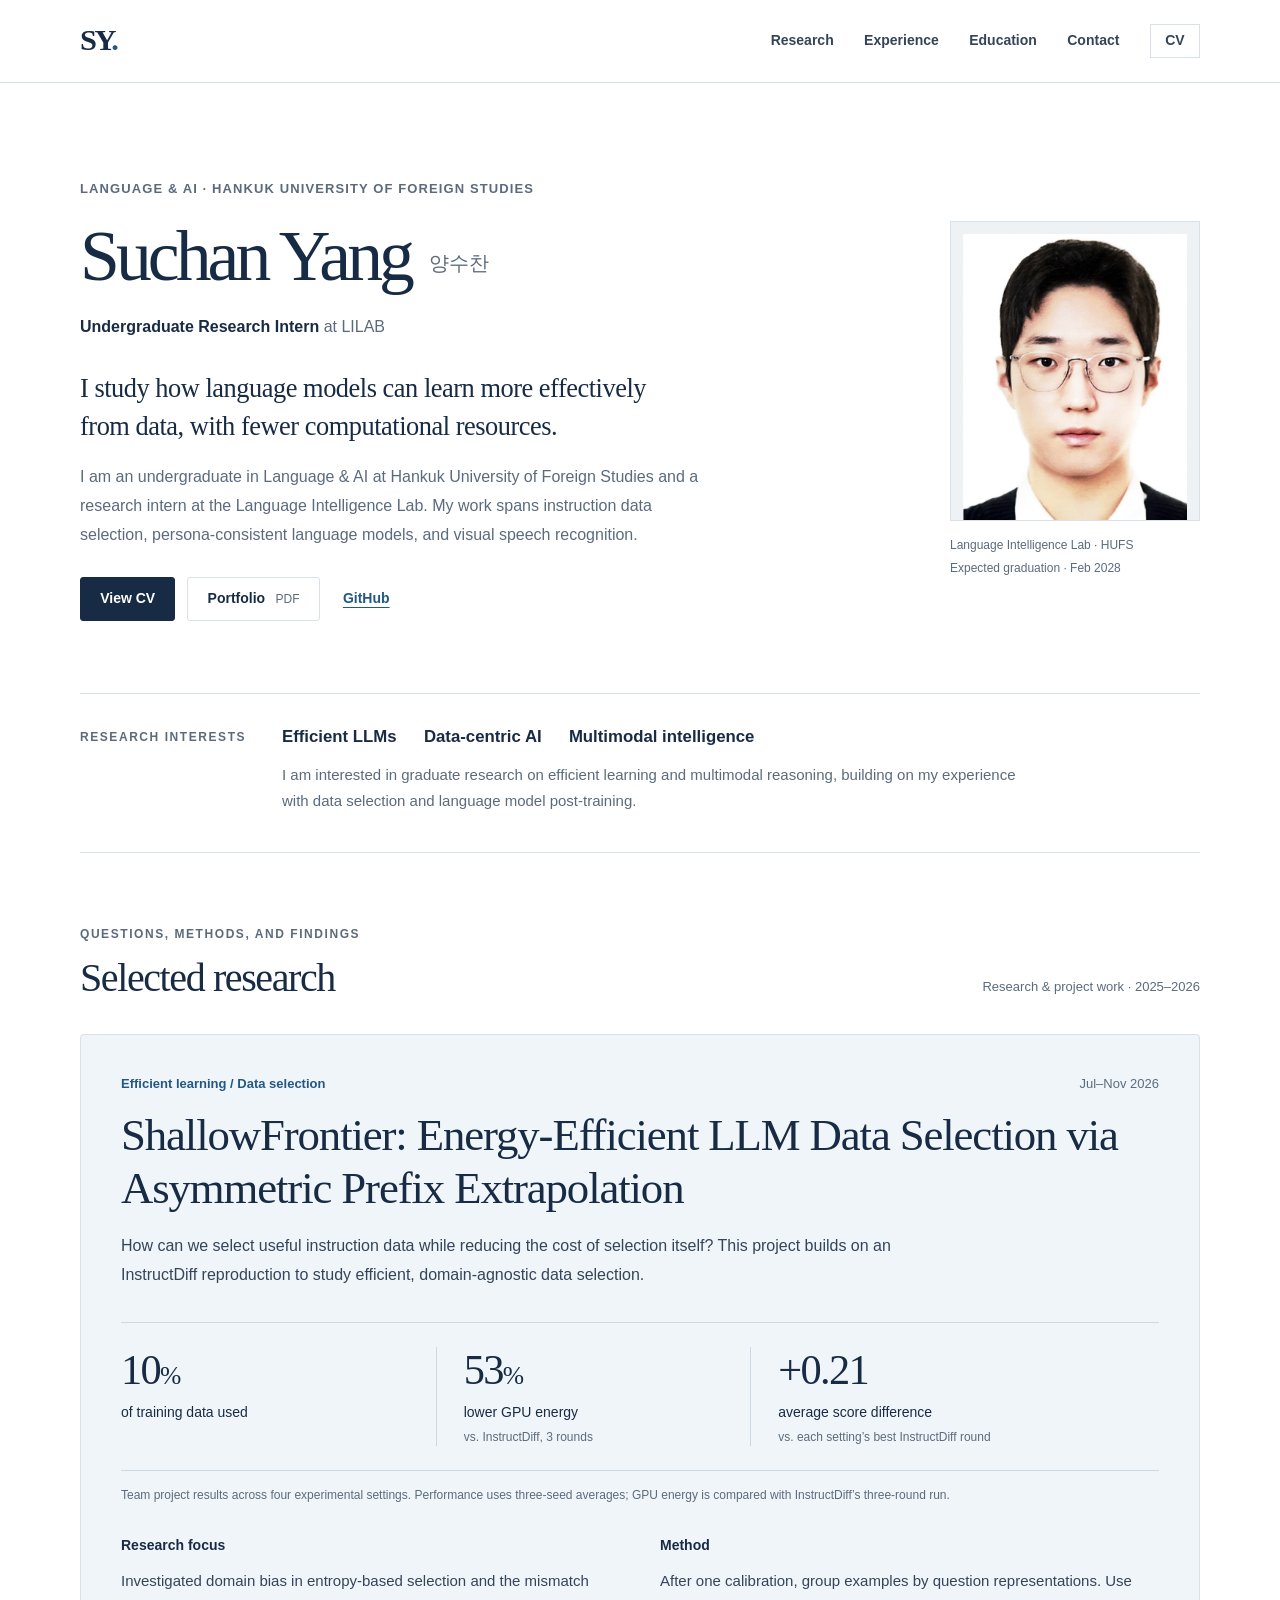
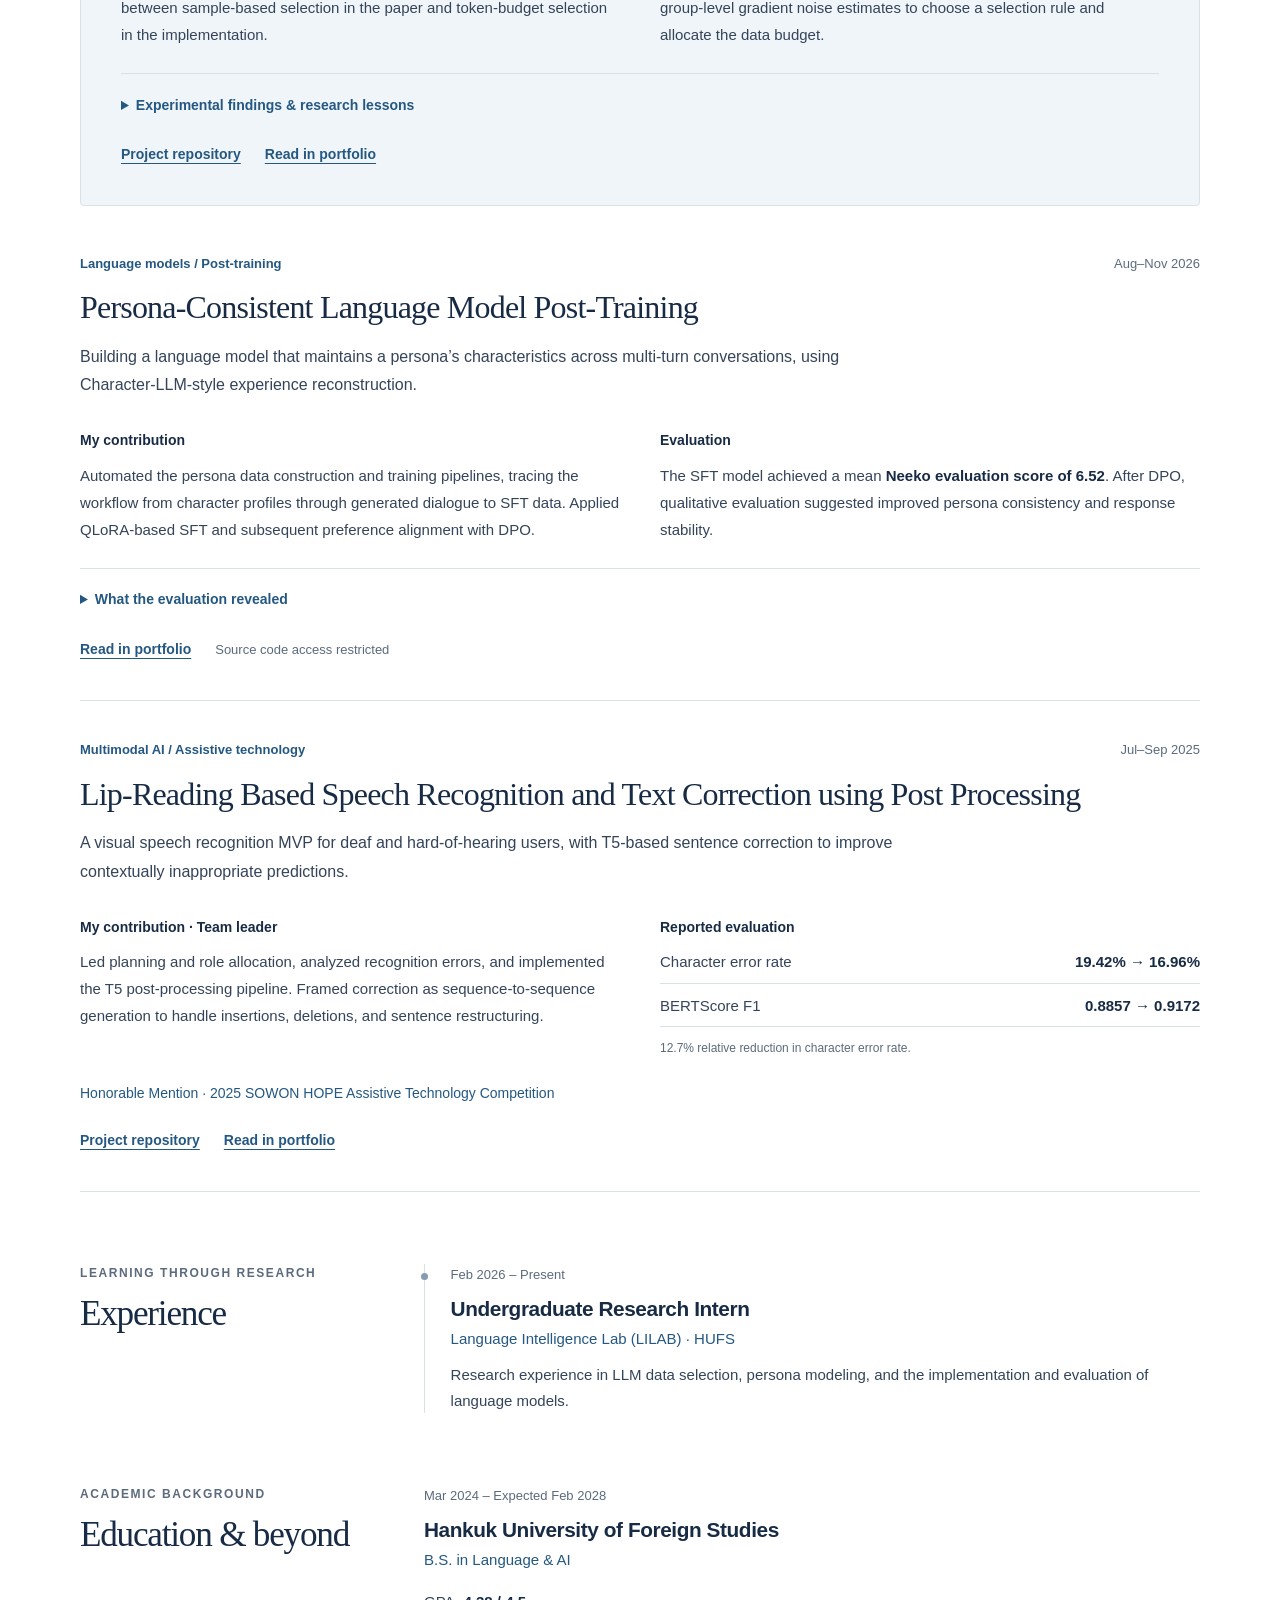
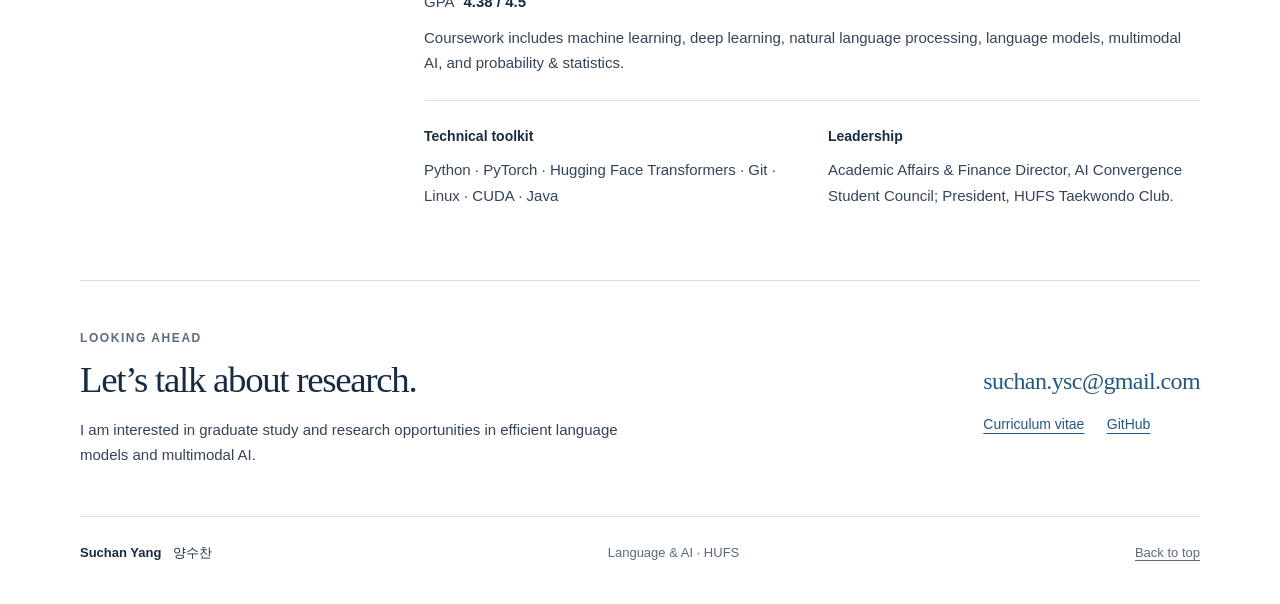
<file: index.html>
<!doctype html>
<html lang="en">
<head>
  <meta charset="utf-8">
  <meta name="viewport" content="width=device-width, initial-scale=1">
  <meta name="description" content="Suchan Yang, undergraduate research intern at LILAB, Hankuk University of Foreign Studies. Research interests in efficient LLM training, data selection, and multimodal AI.">
  <meta name="theme-color" content="#172c48">
  <title>Suchan Yang — Language & AI</title>
  <link rel="icon" href="assets/favicon.svg" type="image/svg+xml">
  <link rel="stylesheet" href="styles.css">
</head>
<body>
  <a class="skip-link" href="#main">Skip to content</a>
  <header class="site-header">
    <div class="header-inner">
      <a class="wordmark" href="#about" aria-label="Suchan Yang, home">SY<span class="wordmark-dot">.</span></a>
      <nav aria-label="Main navigation">
        <a href="#research">Research</a>
        <a href="#experience">Experience</a>
        <a href="#education">Education</a>
        <a href="#contact">Contact</a>
        <a class="nav-cv" href="cv.html">CV</a>
      </nav>
    </div>
  </header>

  <main id="main" class="page-shell">
    <section class="hero" id="about" aria-labelledby="intro-title">
      <div class="hero-copy">
        <p class="eyebrow">Language & AI · Hankuk University of Foreign Studies</p>
        <h1 id="intro-title">Suchan Yang<span class="korean-name" lang="ko">양수찬</span></h1>
        <p class="hero-role">Undergraduate Research Intern <span>at LILAB</span></p>
        <p class="intro">I study how language models can learn more effectively from data, with fewer computational resources.</p>
        <p class="hero-description">I am an undergraduate in Language & AI at Hankuk University of Foreign Studies and a research intern at the Language Intelligence Lab. My work spans instruction data selection, persona-consistent language models, and visual speech recognition.</p>
        <div class="hero-actions">
          <a class="button button-primary" href="cv.html">View CV</a>
          <a class="button button-secondary" href="assets/suchan-yang-portfolio.pdf">Portfolio <span class="file-label">PDF</span></a>
          <a class="text-link" href="https://github.com/yangsuchan">GitHub</a>
        </div>
      </div>
      <figure class="portrait-block">
        <div class="portrait-frame"><img src="assets/suchan-yang.png" width="640" height="820" alt="Portrait of Suchan Yang" fetchpriority="high"></div>
        <figcaption><span>Language Intelligence Lab · HUFS</span><span>Expected graduation · Feb 2028</span></figcaption>
      </figure>
    </section>

    <section class="interests" aria-labelledby="interests-title">
      <h2 id="interests-title" class="eyebrow">Research interests</h2>
      <div class="interest-list">
        <span>Efficient LLMs</span><span>Data-centric AI</span><span>Multimodal intelligence</span>
      </div>
      <p>I am interested in graduate research on efficient learning and multimodal reasoning, building on my experience with data selection and language model post-training.</p>
    </section>

    <section class="content-section" id="research" aria-labelledby="research-title">
      <div class="section-heading">
        <div><p class="eyebrow">Questions, methods, and findings</p><h2 id="research-title">Selected research</h2></div>
        <span class="section-note">Research & project work · 2025–2026</span>
      </div>

      <article class="project featured-project" aria-labelledby="shallow-title">
        <div class="project-topline"><span class="project-area">Efficient learning / Data selection</span><span>Jul–Nov 2026</span></div>
        <h3 id="shallow-title">ShallowFrontier: Energy-Efficient LLM Data Selection via Asymmetric Prefix Extrapolation</h3>
        <p class="project-summary">How can we select useful instruction data while reducing the cost of selection itself? This project builds on an InstructDiff reproduction to study efficient, domain-agnostic data selection.</p>
        <div class="research-metrics" aria-label="Reported ShallowFrontier experimental results">
          <div><strong>10<span>%</span></strong><span>of training data used</span></div>
          <div><strong>53<span>%</span></strong><span>lower GPU energy</span><small>vs. InstructDiff, 3 rounds</small></div>
          <div><strong>+0.21</strong><span>average score difference</span><small>vs. each setting’s best InstructDiff round</small></div>
        </div>
        <p class="metric-context">Team project results across four experimental settings. Performance uses three-seed averages; GPU energy is compared with InstructDiff’s three-round run.</p>
        <div class="project-body-grid">
          <div><h4>Research focus</h4><p>Investigated domain bias in entropy-based selection and the mismatch between sample-based selection in the paper and token-budget selection in the implementation.</p></div>
          <div><h4>Method</h4><p>After one calibration, group examples by question representations. Use group-level gradient noise estimates to choose a selection rule and allocate the data budget.</p></div>
        </div>
        <details>
          <summary>Experimental findings & research lessons</summary>
          <div class="details-content">
            <p>Compared with full-data training, the project reports 61% lower mean GPU energy across the four settings. In a representative mixed-domain experiment, selected medical examples increased from 2 to 203, with MedQA scores changing from 35.27 to 57.03.</p>
            <p>Reproduction work highlighted the need to verify that sampling units and experimental budgets match the paper before interpreting a comparison.</p>
          </div>
        </details>
        <div class="project-links"><a class="text-link" href="https://github.com/hufs24lsh/data-selection">Project repository</a><a class="text-link" href="assets/suchan-yang-portfolio.pdf#page=14">Read in portfolio</a></div>
      </article>

      <article class="project" aria-labelledby="persona-title">
        <div class="project-topline"><span class="project-area">Language models / Post-training</span><span>Aug–Nov 2026</span></div>
        <h3 id="persona-title">Persona-Consistent Language Model Post-Training</h3>
        <p class="project-summary">Building a language model that maintains a persona’s characteristics across multi-turn conversations, using Character-LLM-style experience reconstruction.</p>
        <div class="project-body-grid">
          <div><h4>My contribution</h4><p>Automated the persona data construction and training pipelines, tracing the workflow from character profiles through generated dialogue to SFT data. Applied QLoRA-based SFT and subsequent preference alignment with DPO.</p></div>
          <div><h4>Evaluation</h4><p>The SFT model achieved a mean <strong>Neeko evaluation score of 6.52</strong>. After DPO, qualitative evaluation suggested improved persona consistency and response stability.</p></div>
        </div>
        <details><summary>What the evaluation revealed</summary><div class="details-content"><p>Qualitative inspection identified factual hallucinations, persona contradictions, and off-topic responses after SFT. Preference data paired more persona-consistent responses with less consistent alternatives. Follow-up qualitative evaluation examined persona consistency and response stability.</p></div></details>
        <div class="project-links"><a class="text-link" href="assets/suchan-yang-portfolio.pdf#page=10">Read in portfolio</a><span class="muted-label">Source code access restricted</span></div>
      </article>

      <article class="project" aria-labelledby="lipreading-title">
        <div class="project-topline"><span class="project-area">Multimodal AI / Assistive technology</span><span>Jul–Sep 2025</span></div>
        <h3 id="lipreading-title">Lip-Reading Based Speech Recognition and Text Correction using Post Processing</h3>
        <p class="project-summary">A visual speech recognition MVP for deaf and hard-of-hearing users, with T5-based sentence correction to improve contextually inappropriate predictions.</p>
        <div class="project-body-grid">
          <div><h4>My contribution · Team leader</h4><p>Led planning and role allocation, analyzed recognition errors, and implemented the T5 post-processing pipeline. Framed correction as sequence-to-sequence generation to handle insertions, deletions, and sentence restructuring.</p></div>
          <div class="result-pair"><h4>Reported evaluation</h4><p><span>Character error rate</span><strong>19.42% → 16.96%</strong></p><p><span>BERTScore F1</span><strong>0.8857 → 0.9172</strong></p><small>12.7% relative reduction in character error rate.</small></div>
        </div>
        <p class="award-note">Honorable Mention · 2025 SOWON HOPE Assistive Technology Competition</p>
        <div class="project-links"><a class="text-link" href="https://github.com/yangsuchan/lipreading-t5-postprocessing">Project repository</a><a class="text-link" href="assets/suchan-yang-portfolio.pdf#page=6">Read in portfolio</a></div>
      </article>
    </section>

    <section class="content-section two-column-section" id="experience" aria-labelledby="experience-title">
      <div class="section-side"><p class="eyebrow">Learning through research</p><h2 id="experience-title">Experience</h2></div>
      <div class="timeline">
        <article class="timeline-item"><p class="date-label">Feb 2026 – Present</p><h3>Undergraduate Research Intern</h3><p class="organization">Language Intelligence Lab (LILAB) · HUFS</p><p>Research experience in LLM data selection, persona modeling, and the implementation and evaluation of language models.</p></article>
      </div>
    </section>

    <section class="content-section two-column-section" id="education" aria-labelledby="education-title">
      <div class="section-side"><p class="eyebrow">Academic background</p><h2 id="education-title">Education & beyond</h2></div>
      <div>
        <article class="education-entry"><p class="date-label">Mar 2024 – Expected Feb 2028</p><h3>Hankuk University of Foreign Studies</h3><p class="organization">B.S. in Language & AI</p><p class="gpa">GPA <strong>4.38 / 4.5</strong></p><p>Coursework includes machine learning, deep learning, natural language processing, language models, multimodal AI, and probability & statistics.</p></article>
        <div class="beyond-grid"><div><h4>Technical toolkit</h4><p>Python · PyTorch · Hugging Face Transformers · Git · Linux · CUDA · Java</p></div><div><h4>Leadership</h4><p>Academic Affairs & Finance Director, AI Convergence Student Council; President, HUFS Taekwondo Club.</p></div></div>
      </div>
    </section>

    <section class="contact-section" id="contact" aria-labelledby="contact-title">
      <div><p class="eyebrow">Looking ahead</p><h2 id="contact-title">Let’s talk about research.</h2><p>I am interested in graduate study and research opportunities in efficient language models and multimodal AI.</p></div>
      <div class="contact-links"><a class="contact-email" href="mailto:suchan.ysc@gmail.com">suchan.ysc@gmail.com</a><div><a href="cv.html">Curriculum vitae</a><a href="https://github.com/yangsuchan">GitHub</a></div></div>
    </section>
  </main>
  <footer class="site-footer"><span>Suchan Yang <span lang="ko">양수찬</span></span><span>Language & AI · HUFS</span><a href="#about">Back to top</a></footer>
</body>
</html>
</file>
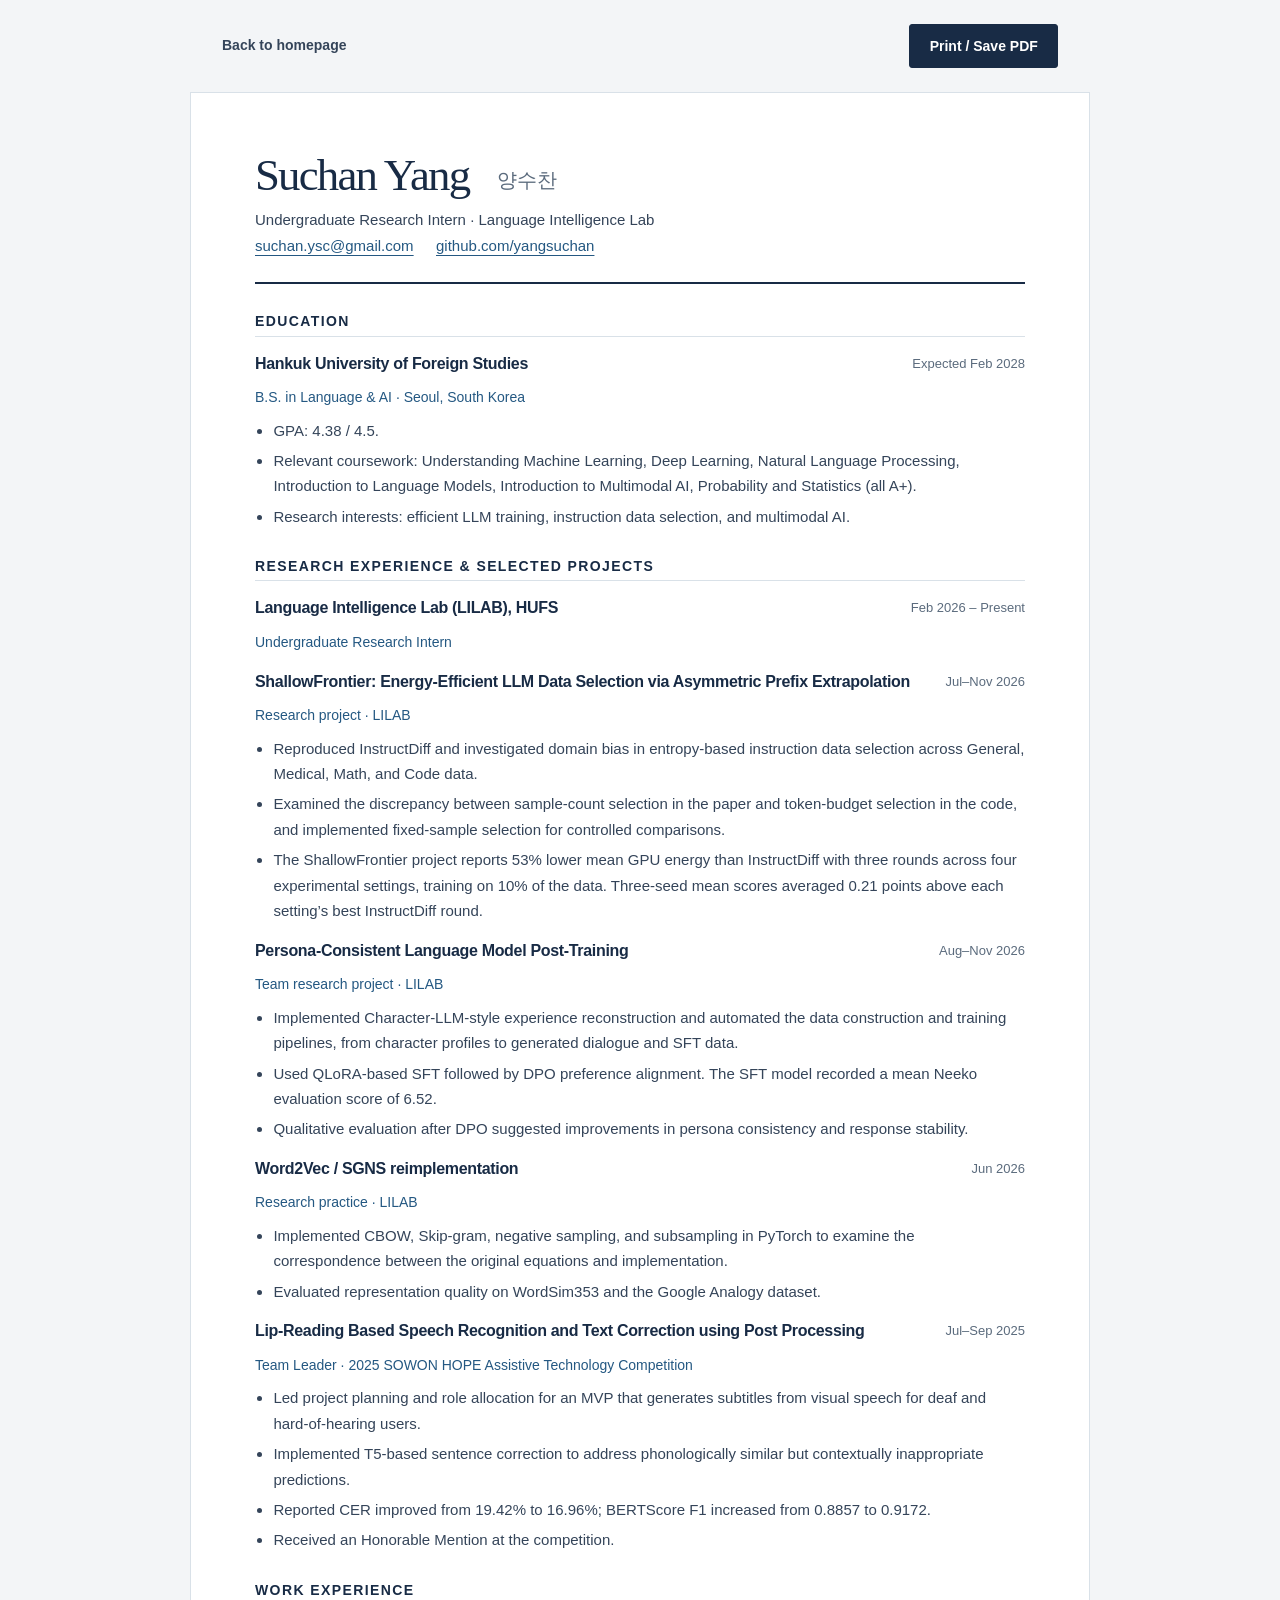
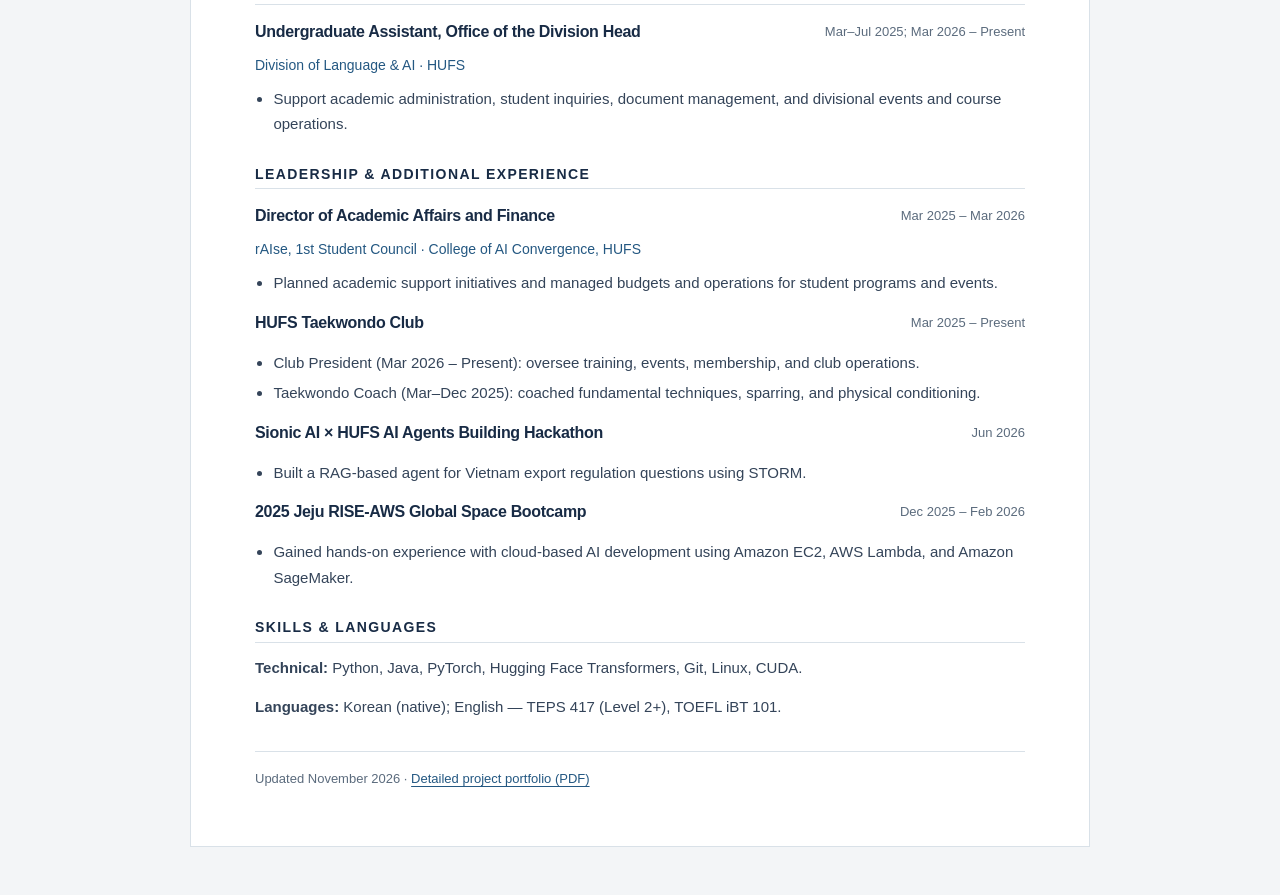
<file: cv.html>
<!doctype html>
<html lang="en">
<head>
  <meta charset="utf-8">
  <meta name="viewport" content="width=device-width, initial-scale=1">
  <meta name="description" content="Curriculum vitae of Suchan Yang, undergraduate research intern at LILAB, Hankuk University of Foreign Studies.">
  <title>Curriculum Vitae — Suchan Yang</title>
  <link rel="icon" href="assets/favicon.svg" type="image/svg+xml">
  <link rel="stylesheet" href="styles.css">
  <script src="cv.js" defer></script>
</head>
<body class="cv-page">
  <a class="skip-link" href="#cv">Skip to CV</a>
  <nav class="cv-toolbar" aria-label="CV actions"><a class="text-link" href="index.html">Back to homepage</a><button class="button button-primary" type="button" data-print>Print / Save PDF</button></nav>
  <main class="cv-document" id="cv">
    <header class="cv-header"><h1>Suchan Yang <span class="korean-name" lang="ko">양수찬</span></h1><p>Undergraduate Research Intern · Language Intelligence Lab</p><div class="cv-contact"><a href="mailto:suchan.ysc@gmail.com">suchan.ysc@gmail.com</a><a href="https://github.com/yangsuchan">github.com/yangsuchan</a></div></header>
    <section aria-labelledby="cv-education"><h2 id="cv-education">Education</h2>
      <div class="cv-entry"><div class="cv-entry-heading"><h3>Hankuk University of Foreign Studies</h3><span class="date-label">Expected Feb 2028</span></div><p class="organization">B.S. in Language & AI · Seoul, South Korea</p><ul><li>GPA: 4.38 / 4.5.</li><li>Relevant coursework: Understanding Machine Learning, Deep Learning, Natural Language Processing, Introduction to Language Models, Introduction to Multimodal AI, Probability and Statistics (all A+).</li><li>Research interests: efficient LLM training, instruction data selection, and multimodal AI.</li></ul></div>
    </section>
    <section aria-labelledby="cv-research"><h2 id="cv-research">Research experience & selected projects</h2>
      <div class="cv-entry"><div class="cv-entry-heading"><h3>Language Intelligence Lab (LILAB), HUFS</h3><span class="date-label">Feb 2026 – Present</span></div><p class="organization">Undergraduate Research Intern</p></div>
      <article class="cv-entry"><div class="cv-entry-heading"><h3>ShallowFrontier: Energy-Efficient LLM Data Selection via Asymmetric Prefix Extrapolation</h3><span class="date-label">Jul–Nov 2026</span></div><p class="organization">Research project · LILAB</p><ul><li>Reproduced InstructDiff and investigated domain bias in entropy-based instruction data selection across General, Medical, Math, and Code data.</li><li>Examined the discrepancy between sample-count selection in the paper and token-budget selection in the code, and implemented fixed-sample selection for controlled comparisons.</li><li>The ShallowFrontier project reports 53% lower mean GPU energy than InstructDiff with three rounds across four experimental settings, training on 10% of the data. Three-seed mean scores averaged 0.21 points above each setting’s best InstructDiff round.</li></ul></article>
      <article class="cv-entry"><div class="cv-entry-heading"><h3>Persona-Consistent Language Model Post-Training</h3><span class="date-label">Aug–Nov 2026</span></div><p class="organization">Team research project · LILAB</p><ul><li>Implemented Character-LLM-style experience reconstruction and automated the data construction and training pipelines, from character profiles to generated dialogue and SFT data.</li><li>Used QLoRA-based SFT followed by DPO preference alignment. The SFT model recorded a mean Neeko evaluation score of 6.52.</li><li>Qualitative evaluation after DPO suggested improvements in persona consistency and response stability.</li></ul></article>
      <article class="cv-entry"><div class="cv-entry-heading"><h3>Word2Vec / SGNS reimplementation</h3><span class="date-label">Jun 2026</span></div><p class="organization">Research practice · LILAB</p><ul><li>Implemented CBOW, Skip-gram, negative sampling, and subsampling in PyTorch to examine the correspondence between the original equations and implementation.</li><li>Evaluated representation quality on WordSim353 and the Google Analogy dataset.</li></ul></article>
      <article class="cv-entry"><div class="cv-entry-heading"><h3>Lip-Reading Based Speech Recognition and Text Correction using Post Processing</h3><span class="date-label">Jul–Sep 2025</span></div><p class="organization">Team Leader · 2025 SOWON HOPE Assistive Technology Competition</p><ul><li>Led project planning and role allocation for an MVP that generates subtitles from visual speech for deaf and hard-of-hearing users.</li><li>Implemented T5-based sentence correction to address phonologically similar but contextually inappropriate predictions.</li><li>Reported CER improved from 19.42% to 16.96%; BERTScore F1 increased from 0.8857 to 0.9172.</li><li>Received an Honorable Mention at the competition.</li></ul></article>
    </section>
    <section aria-labelledby="cv-work"><h2 id="cv-work">Work experience</h2><article class="cv-entry"><div class="cv-entry-heading"><h3>Undergraduate Assistant, Office of the Division Head</h3><span class="date-label">Mar–Jul 2025; Mar 2026 – Present</span></div><p class="organization">Division of Language & AI · HUFS</p><ul><li>Support academic administration, student inquiries, document management, and divisional events and course operations.</li></ul></article></section>
    <section aria-labelledby="cv-leadership"><h2 id="cv-leadership">Leadership & additional experience</h2><article class="cv-entry"><div class="cv-entry-heading"><h3>Director of Academic Affairs and Finance</h3><span class="date-label">Mar 2025 – Mar 2026</span></div><p class="organization">rAIse, 1st Student Council · College of AI Convergence, HUFS</p><ul><li>Planned academic support initiatives and managed budgets and operations for student programs and events.</li></ul></article><article class="cv-entry"><div class="cv-entry-heading"><h3>HUFS Taekwondo Club</h3><span class="date-label">Mar 2025 – Present</span></div><ul><li>Club President (Mar 2026 – Present): oversee training, events, membership, and club operations.</li><li>Taekwondo Coach (Mar–Dec 2025): coached fundamental techniques, sparring, and physical conditioning.</li></ul></article><article class="cv-entry"><div class="cv-entry-heading"><h3>Sionic AI × HUFS AI Agents Building Hackathon</h3><span class="date-label">Jun 2026</span></div><ul><li>Built a RAG-based agent for Vietnam export regulation questions using STORM.</li></ul></article><article class="cv-entry"><div class="cv-entry-heading"><h3>2025 Jeju RISE-AWS Global Space Bootcamp</h3><span class="date-label">Dec 2025 – Feb 2026</span></div><ul><li>Gained hands-on experience with cloud-based AI development using Amazon EC2, AWS Lambda, and Amazon SageMaker.</li></ul></article></section>
    <section aria-labelledby="cv-skills"><h2 id="cv-skills">Skills & languages</h2><p><strong>Technical:</strong> Python, Java, PyTorch, Hugging Face Transformers, Git, Linux, CUDA.</p><p><strong>Languages:</strong> Korean (native); English — TEPS 417 (Level 2+), TOEFL iBT 101.</p></section>
    <p class="cv-note">Updated November 2026 · <a href="assets/suchan-yang-portfolio.pdf">Detailed project portfolio (PDF)</a></p>
  </main>
</body>
</html>
</file>
<file: styles.css>
@charset "UTF-8";
:root{--ink:#182b45;--text:#344459;--muted:#5b6b7d;--accent:#245882;--line:#d9e1e8;--pale:#f0f5f9;--white:#fff;--serif:Georgia,"Times New Roman",serif;--sans:-apple-system,BlinkMacSystemFont,"Segoe UI",Arial,sans-serif}
*{box-sizing:border-box}html{scroll-behavior:smooth;scroll-padding-top:7rem}body{margin:0;background:var(--white);color:var(--text);font:1rem/1.7 var(--sans);-webkit-font-smoothing:antialiased}a{color:var(--accent);text-underline-offset:.25em}a:hover{color:var(--ink)}a:focus-visible,summary:focus-visible,button:focus-visible{outline:3px solid #a56b14;outline-offset:5px}img{display:block;max-width:100%}h1,h2,h3,h4,p,figure{margin:0}h1,h2,h3,h4{color:var(--ink)}h2{font-family:var(--serif);font-size:2.5rem;font-weight:400;line-height:1.2;letter-spacing:-.035em}h3{font-size:1.3rem;line-height:1.4;letter-spacing:-.02em}h4{font-size:.875rem;font-weight:650;margin-bottom:.55rem}p+p{margin-top:.8rem}.skip-link{position:fixed;top:-5rem;left:1rem;z-index:20;background:var(--ink);color:#fff;padding:.75rem 1rem}.skip-link:focus{top:1rem;color:#fff}.site-header{position:sticky;top:0;z-index:10;background:var(--white);border-bottom:1px solid var(--line)}.header-inner{max-width:1184px;margin:auto;min-height:82px;padding:0 2rem;display:flex;align-items:center;justify-content:space-between;gap:2rem}.wordmark{font-family:var(--serif);font-size:1.9rem;font-weight:bold;letter-spacing:-.08em;text-decoration:none;color:var(--ink)}.wordmark-dot{color:var(--accent)}nav{display:flex;align-items:center;gap:1.9rem}nav a{font-size:.875rem;font-weight:550;text-decoration:none;color:var(--text);padding:.5rem 0}nav .nav-cv{border:1px solid var(--line);padding:.25rem .9rem}.page-shell{max-width:1184px;margin:auto;padding:0 2rem}.hero{padding:6rem 0 4.5rem;display:grid;grid-template-columns:minmax(0,1fr) 250px;gap:6rem;align-items:center}.eyebrow{text-transform:uppercase;letter-spacing:.13em;font-size:.75rem;line-height:1.6;font-weight:650;color:var(--muted)}.hero .eyebrow{font-size:.8125rem;letter-spacing:.085em}.hero h1{font:400 clamp(3rem,5.6vw,4.6rem)/1.12 var(--serif);letter-spacing:-.055em;margin:1rem 0 1.05rem}.korean-name{font:400 1.25rem/1.5 var(--sans);letter-spacing:0;display:inline-block;margin-left:1.15rem;vertical-align:middle;color:var(--muted)}.hero-role{font-size:1rem;color:var(--ink);font-weight:600}.hero-role span{font-weight:400;color:var(--muted)}.intro{font-family:var(--serif);font-size:1.65rem;line-height:1.45;color:var(--ink);letter-spacing:-.018em;max-width:38rem;margin-top:1.8rem}.hero-description{max-width:39rem;margin-top:1.1rem;line-height:1.8;color:var(--muted)}.hero-actions{margin-top:1.7rem;display:flex;align-items:center;flex-wrap:wrap;gap:.75rem}.button{display:inline-flex;justify-content:center;align-items:center;gap:.65rem;padding:.58rem 1.2rem;min-height:44px;font-size:.875rem;font-weight:600;text-decoration:none;border:1px solid var(--ink);border-radius:3px}.button-primary{background:var(--ink);color:#fff}.button-primary:hover{background:#284665;color:#fff}.button-secondary{color:var(--ink);border-color:var(--line)}.button-secondary:hover{background:var(--pale)}.file-label{font-size:.75rem;font-weight:500;color:var(--muted)}.hero-actions>.text-link{margin-left:.7rem}.text-link{font-size:.875rem;font-weight:550}.portrait-block{align-self:center}.portrait-frame{padding:12px 12px 0;background:#eef2f5;border:1px solid var(--line)}.portrait-frame img{width:100%;height:286px;object-fit:cover;object-position:center 40%;filter:saturate(.75)}.portrait-block figcaption{display:flex;flex-direction:column;gap:.2rem;font-size:.75rem;color:var(--muted);padding-top:.85rem}.interests{display:grid;grid-template-columns:170px 1fr;column-gap:2rem;row-gap:.7rem;padding:1.8rem 0 2.4rem;border-top:1px solid var(--line);border-bottom:1px solid var(--line)}.interests h2{padding-top:.3rem;font-family:var(--sans);letter-spacing:.13em}.interest-list{display:flex;gap:.55rem 1.7rem;flex-wrap:wrap;font-size:1.05rem;color:var(--ink);font-weight:550}.interests>p{grid-column:2;max-width:46rem;font-size:.9375rem;color:var(--muted)}.content-section{padding:4.5rem 0 0}.section-heading{display:flex;justify-content:space-between;align-items:flex-end;gap:2rem;margin-bottom:2rem}.section-heading .eyebrow,.section-side .eyebrow{margin-bottom:.6rem}.section-note{font-size:.8125rem;color:var(--muted);white-space:nowrap;margin-bottom:.25rem}.project{padding:2.4rem 0;border-bottom:1px solid var(--line)}.featured-project{background:var(--pale);border:1px solid var(--line);padding:2.4rem 2.5rem;border-radius:4px;margin-bottom:.5rem}.project-topline{display:flex;justify-content:space-between;gap:1rem;font-size:.8125rem;color:var(--muted);margin-bottom:.85rem}.project-area{font-weight:550;color:var(--accent)}.project h3{font:400 2rem/1.2 var(--serif);letter-spacing:-.025em}.featured-project h3{font-size:2.8rem}.project-subtitle{font-size:1.1rem;color:var(--ink);margin-top:.25rem}.project-summary{max-width:52rem;margin-top:1rem;line-height:1.8}.research-metrics{display:grid;grid-template-columns:1fr 1fr 1.3fr;margin:2rem 0 .85rem;padding:1.5rem 0;border-top:1px solid #ccd8e3;border-bottom:1px solid #ccd8e3}.research-metrics>div{display:flex;flex-direction:column;padding:0 1.7rem;border-left:1px solid #ccd8e3}.research-metrics>div:first-child{padding-left:0;border:0}.research-metrics strong{font:400 2.65rem/1.1 var(--serif);letter-spacing:-.04em;color:var(--ink);margin-bottom:.5rem}.research-metrics strong span{font-size:1.6rem}.research-metrics>div>span{font-size:.875rem;color:var(--ink)}.research-metrics small{font-size:.75rem;line-height:1.5;color:var(--muted);margin-top:.2rem}.metric-context{font-size:.75rem;line-height:1.7;color:var(--muted);max-width:53rem}.project-body-grid{display:grid;grid-template-columns:1fr 1fr;gap:2.5rem;margin-top:1.8rem}.project-body-grid p{font-size:.9375rem;line-height:1.8}.project-body-grid strong{font-weight:600;color:var(--ink)}details{margin-top:1.6rem;border-top:1px solid var(--line);padding-top:1rem}summary{width:fit-content;max-width:100%;cursor:pointer;font-size:.875rem;font-weight:550;color:var(--accent);padding:.2rem 0}summary:hover{text-decoration:underline;text-underline-offset:.25em}.details-content{padding:1rem 0 .2rem;max-width:55rem;font-size:.9375rem}.project-links{display:flex;gap:1.5rem;align-items:center;flex-wrap:wrap;margin-top:1.4rem}.muted-label{font-size:.8125rem;color:var(--muted)}.result-pair p{display:flex;justify-content:space-between;gap:1rem;border-bottom:1px solid var(--line);padding-bottom:.45rem}.result-pair p+p{margin-top:.5rem}.result-pair small{display:block;font-size:.75rem;color:var(--muted);margin-top:.7rem}.award-note{font-size:.875rem;margin-top:1.5rem;color:var(--accent)}.two-column-section{display:grid;grid-template-columns:280px minmax(0,1fr);gap:4rem}.section-side h2{font-size:2.2rem}.timeline-item{padding:0 0 1.8rem 1.6rem;border-left:1px solid var(--line);position:relative}.timeline-item::before{content:"";position:absolute;left:-4px;top:.55rem;width:7px;height:7px;background:#879bb2;border-radius:50%}.timeline-item:last-child{padding-bottom:0}.date-label{font-size:.8125rem;color:var(--muted);margin-bottom:.5rem}.organization{font-size:.9375rem;color:var(--accent);margin-top:.2rem}.timeline-item>p:last-child,.education-entry>p:last-child{font-size:.9375rem;margin-top:.65rem}.gpa{font-size:.9375rem;margin-top:1rem}.gpa strong{color:var(--ink);margin-left:.35rem}.beyond-grid{display:grid;grid-template-columns:1fr 1fr;gap:2rem;border-top:1px solid var(--line);padding-top:1.5rem;margin-top:1.5rem}.beyond-grid p{font-size:.9375rem}.contact-section{display:grid;grid-template-columns:1.4fr 1fr;gap:4rem;align-items:center;margin-top:4.5rem;padding:3rem 0;border-top:1px solid var(--line);border-bottom:1px solid var(--line)}.contact-section h2{font-size:2.3rem;margin:.6rem 0 .9rem}.contact-section p:not(.eyebrow){font-size:.9375rem;max-width:35rem}.contact-links{justify-self:end}.contact-email{font-family:var(--serif);font-size:1.5rem;text-decoration:none;letter-spacing:-.025em}.contact-links>div{display:flex;gap:1.4rem;font-size:.875rem;margin-top:.7rem}.site-footer{max-width:1184px;margin:auto;padding:1.6rem 2rem 2.5rem;display:flex;justify-content:space-between;gap:1rem;font-size:.8125rem;color:var(--muted)}.site-footer>span:first-child{color:var(--ink);font-weight:600}.site-footer [lang="ko"]{font-weight:400;margin-left:.5rem}.site-footer a{color:var(--muted)}
/* Printable, current CV; the supplied PDF is left untouched. */
.cv-page{background:#f3f5f7}.cv-toolbar{max-width:900px;margin:1.5rem auto;display:flex;justify-content:space-between;align-items:center;padding:0 2rem;gap:1rem}.cv-toolbar button{font:600 .875rem var(--sans);cursor:pointer}.cv-document{background:#fff;max-width:900px;margin:0 auto 3rem;padding:3.5rem 4rem;border:1px solid var(--line);font-size:.9375rem}.cv-header{padding-bottom:1.5rem;border-bottom:2px solid var(--ink)}.cv-header h1{font:400 2.8rem var(--serif);letter-spacing:-.04em}.cv-header p{margin-top:.4rem}.cv-contact{display:flex;flex-wrap:wrap;gap:.4rem 1.4rem}.cv-document section{margin-top:1.8rem}.cv-document h2{font:650 .875rem var(--sans);text-transform:uppercase;letter-spacing:.1em;border-bottom:1px solid var(--line);padding-bottom:.4rem;margin-bottom:.8rem}.cv-document h3{font-size:1rem}.cv-entry{margin-top:1rem}.cv-entry-heading{display:flex;justify-content:space-between;gap:1rem}.cv-entry-heading time,.cv-entry-heading .date-label{font-size:.8125rem;flex-shrink:0;color:var(--muted)}.cv-document ul{margin:.5rem 0 0;padding-left:1.15rem}.cv-document li+li{margin-top:.3rem}.cv-document .organization{font-size:.875rem}.cv-note{font-size:.8125rem;color:var(--muted);margin-top:2rem;padding-top:1rem;border-top:1px solid var(--line)}
@media(min-width:1500px){.hero{padding-top:7rem;padding-bottom:5.5rem}}
@media(max-width:1000px){.hero{gap:3rem;grid-template-columns:minmax(0,1fr) 215px;padding-top:4rem}.portrait-frame img{height:260px}.hero h1{font-size:3.5rem}.korean-name{display:block;margin:.5rem 0 0;font-size:1rem}.intro{font-size:1.45rem}.two-column-section{grid-template-columns:220px minmax(0,1fr);gap:2rem}.section-note{white-space:normal;max-width:13rem;text-align:right}.contact-section{gap:2rem}.contact-email{font-size:1.3rem}}
@media(max-width:720px){html{scroll-padding-top:9rem}.header-inner{min-height:74px;padding:.65rem 1.25rem;gap:1rem}.wordmark{font-size:1.6rem}nav{gap:1rem;flex-wrap:wrap;justify-content:flex-end}nav a{font-size:.8125rem}.page-shell{padding:0 1.25rem}.hero{grid-template-columns:minmax(0,1fr) 135px;gap:1.5rem;padding:3rem 0 2.5rem;align-items:start}.hero-copy{display:contents}.hero .eyebrow{grid-column:1 / -1;font-size:.75rem}.hero h1{grid-column:1;grid-row:2;font-size:3.15rem;margin:0}.hero-role{grid-column:1;grid-row:3;font-size:.875rem;margin-top:-.8rem}.hero-role span{display:block;margin-top:.2rem}.portrait-block{grid-column:2;grid-row:2 / 4;align-self:start}.portrait-frame{padding:6px 6px 0}.portrait-frame img{height:155px}.portrait-block figcaption{display:none}.intro,.hero-description,.hero-actions{grid-column:1 / -1;margin:0}.intro{font-size:1.45rem}.hero-description{font-size:.9375rem}.hero-actions{gap:.6rem}.hero-actions>.text-link{margin-left:.4rem}.interests{grid-template-columns:1fr;gap:.9rem;padding:1.6rem 0}.interests>p{grid-column:1}.interest-list{font-size:.9375rem;gap:.4rem 1rem}.content-section{padding-top:3rem}.section-heading{align-items:start;flex-direction:column;gap:.8rem;margin-bottom:1.5rem}.section-note{text-align:left;max-width:none}h2{font-size:2.1rem}.project{padding:2rem 0}.featured-project{padding:1.5rem 1.25rem}.project-topline{font-size:.75rem;gap:.5rem;flex-wrap:wrap}.project h3{font-size:1.75rem}.featured-project h3{font-size:2.25rem}.project-subtitle{font-size:1rem}.project-summary{font-size:.9375rem}.research-metrics{grid-template-columns:1fr 1fr;margin-top:1.5rem;padding:1.2rem 0;row-gap:1.2rem}.research-metrics>div{padding:0 1rem}.research-metrics>div:last-child{grid-column:1 / -1;border-left:0;border-top:1px solid #ccd8e3;padding:1rem 0 0}.research-metrics strong{font-size:2.3rem}.research-metrics>div>span{font-size:.8125rem}.project-body-grid{grid-template-columns:1fr;gap:1.4rem}.two-column-section{grid-template-columns:1fr;gap:1.5rem}.section-side h2{font-size:2.1rem}.contact-section{grid-template-columns:1fr;margin-top:3rem;gap:1.5rem;padding:2.3rem 0}.contact-links{justify-self:start}.contact-email{font-size:1.55rem}.contact-section h2{font-size:2.1rem}.site-footer{padding:1.4rem 1.25rem 2rem;flex-wrap:wrap}.site-footer>span:nth-child(2){display:none}.cv-document{padding:2rem 1.25rem;margin-bottom:0;border:0}.cv-toolbar{padding:0 1.25rem}.cv-entry-heading{flex-direction:column;gap:.2rem}.cv-document h1{font-size:2.3rem}}
@media(max-width:380px){nav{gap:.4rem .75rem}nav a{font-size:.75rem}.hero{grid-template-columns:minmax(0,1fr) 105px;gap:1.3rem}.hero h1{font-size:2.65rem}.portrait-frame img{height:132px}.button{padding:.6rem .8rem}.beyond-grid{grid-template-columns:1fr;gap:1.3rem}.result-pair p{flex-direction:column;gap:0}.contact-email{font-size:1.35rem}}
@media(prefers-reduced-motion:reduce){html{scroll-behavior:auto}}
@media print{@page{size:A4;margin:15mm}body,.cv-page{background:#fff;color:#111;font-size:10pt}.cv-toolbar,.skip-link,.site-header,.hero-actions,.site-footer,summary{display:none!important}.cv-document{max-width:none;border:0;margin:0;padding:0;font-size:9.5pt;line-height:1.45}.cv-document h1{font-size:24pt}.cv-document h2{font-size:10pt}.cv-document h3{font-size:10pt}.cv-document section{margin-top:1.1rem}.cv-entry{break-inside:avoid;margin-top:.7rem}.cv-entry-heading{flex-direction:row}.cv-document a{color:#111;text-decoration:none}.cv-document .date-label,.cv-document .organization{font-size:9pt}.cv-note{font-size:8pt}.page-shell{max-width:none;padding:0}.hero{padding:0 0 1rem;gap:2rem}.content-section{padding-top:1.5rem}.project{break-inside:avoid}.contact-section{margin-top:2rem}}
</file>
